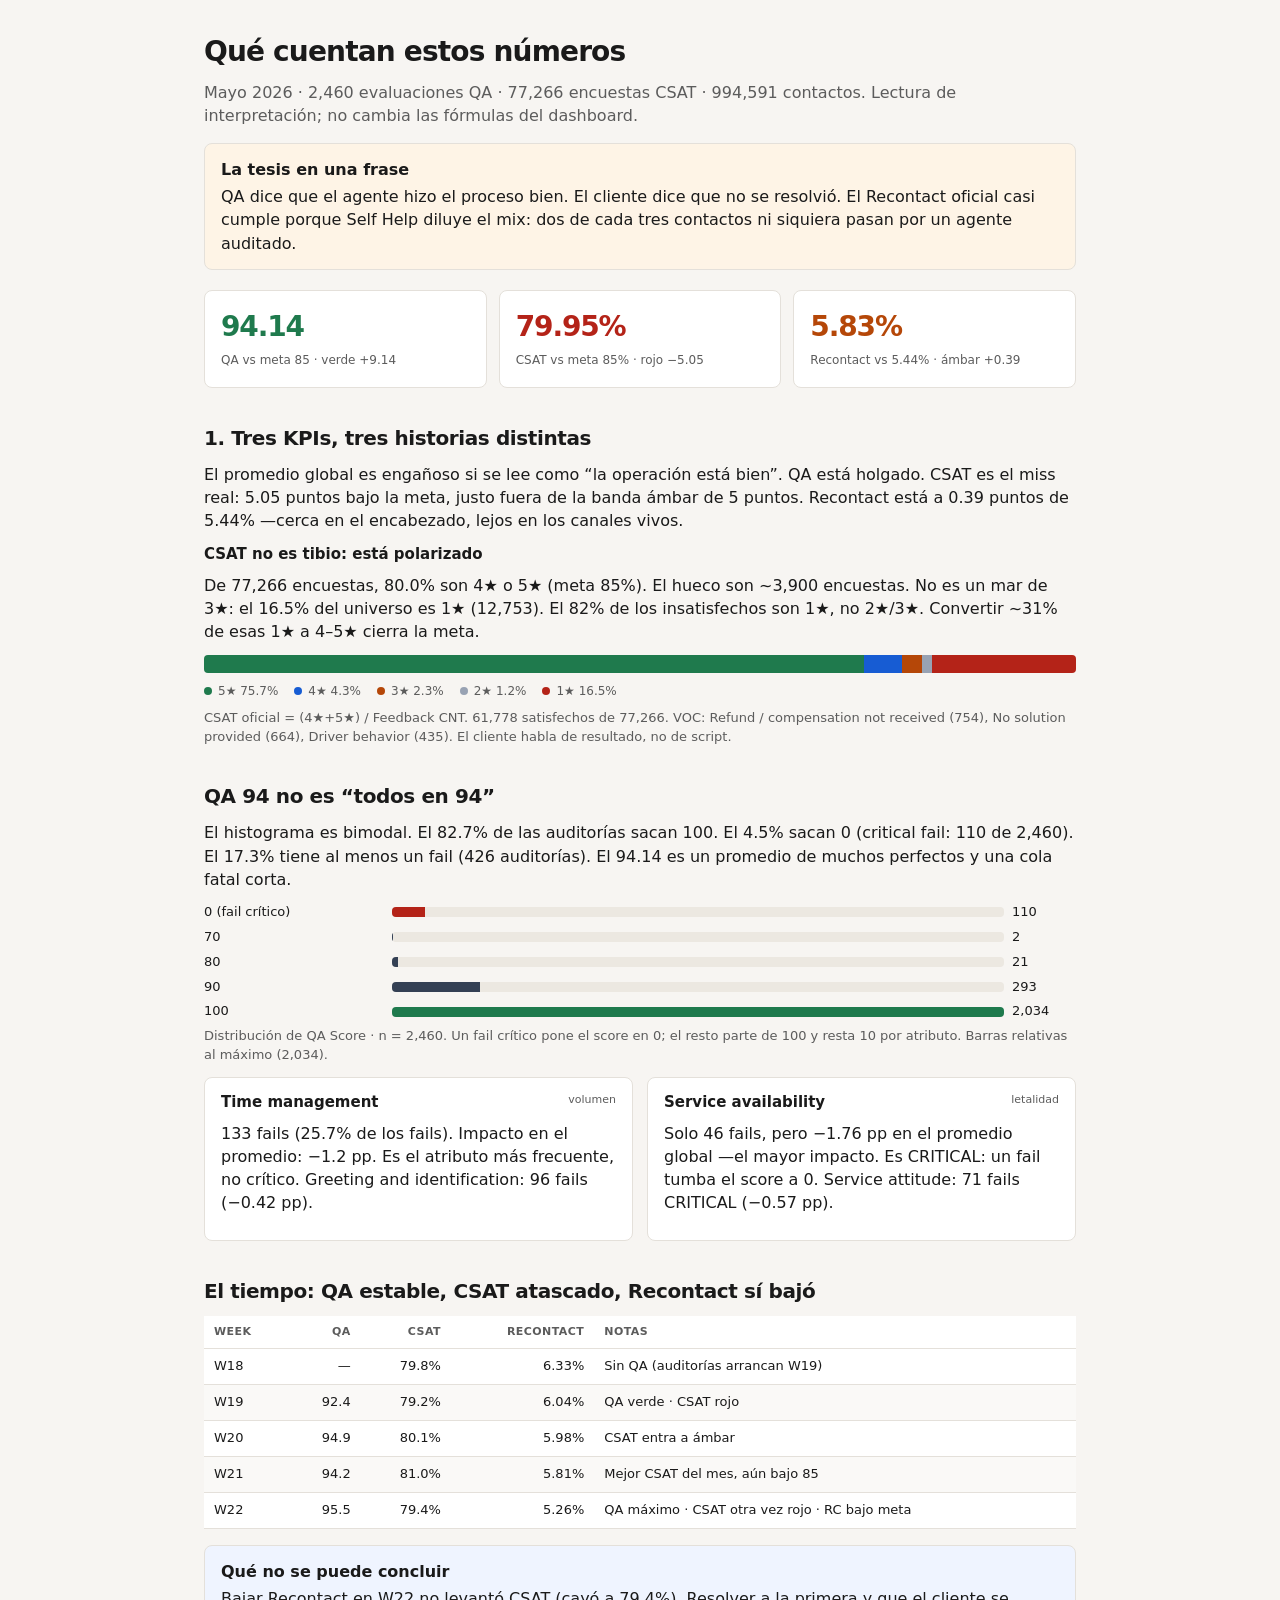
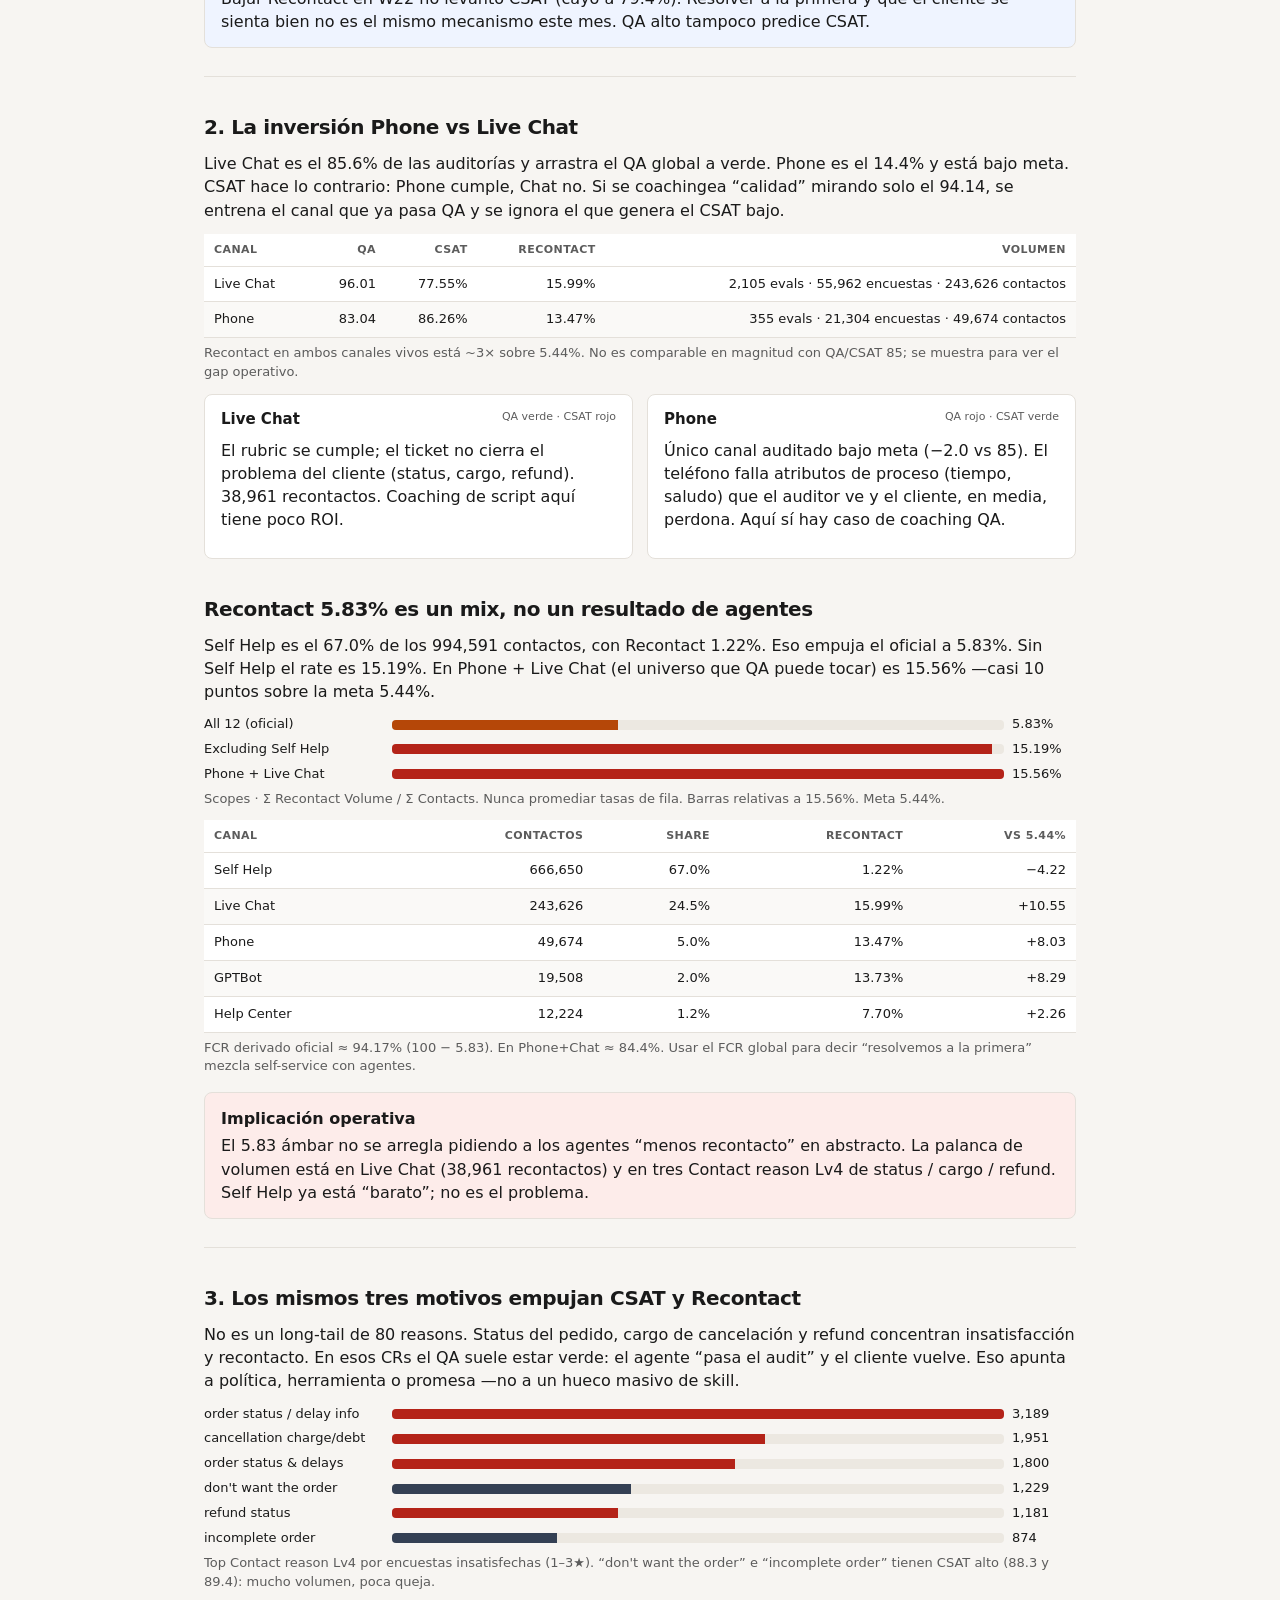
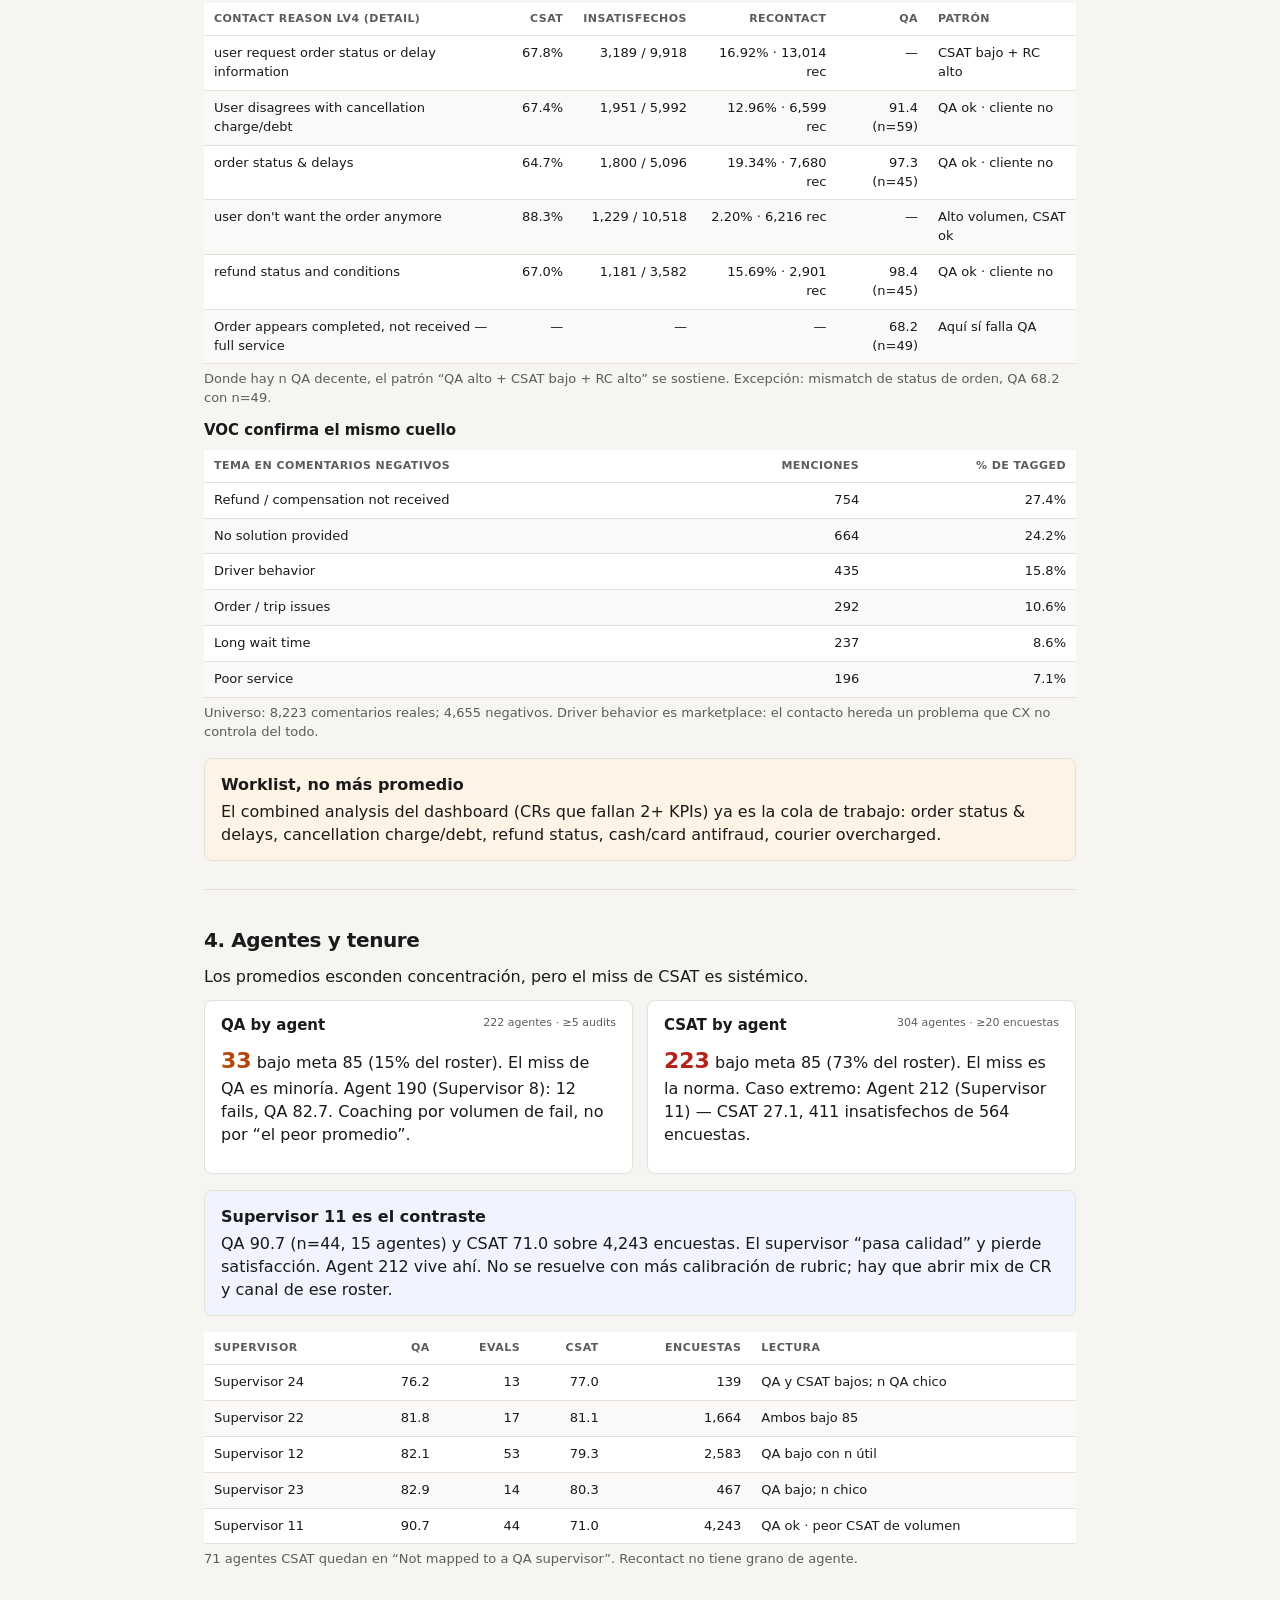
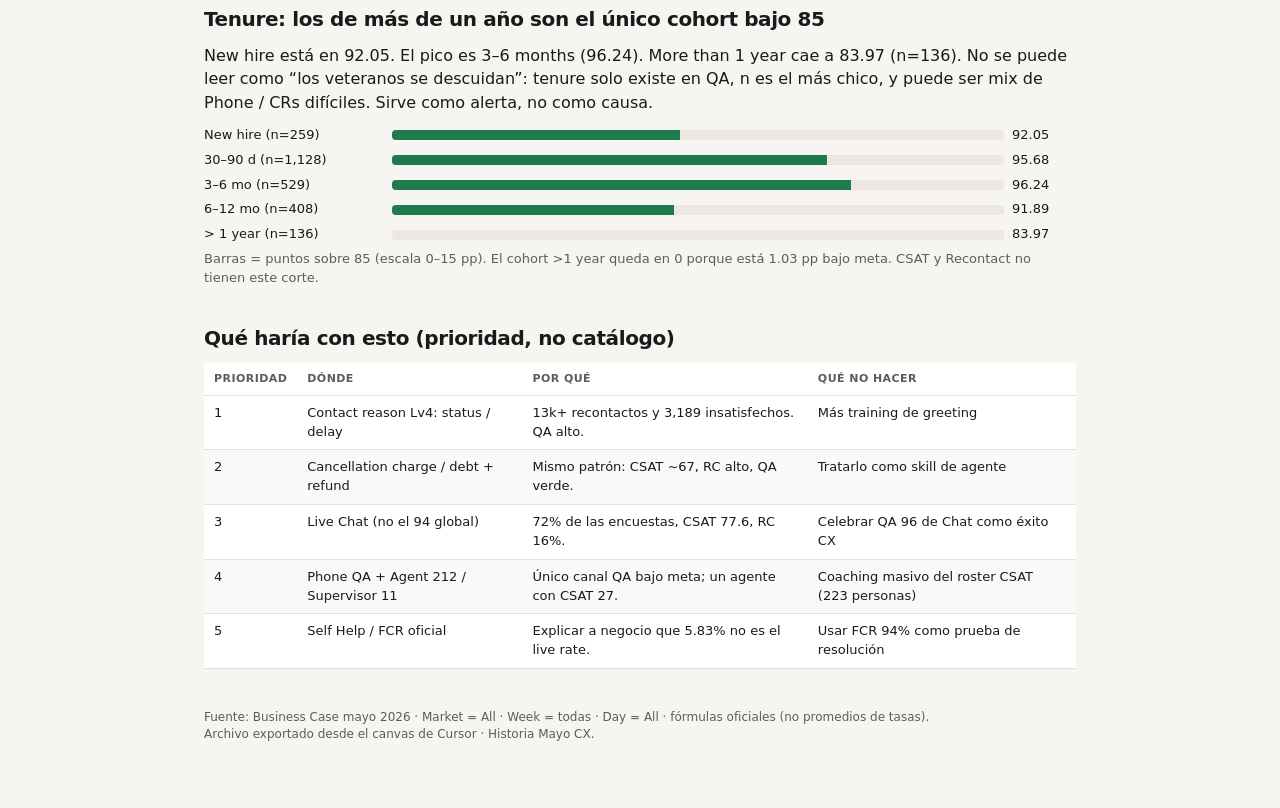
<file: Historia_Mayo_CX.html>
<!DOCTYPE html>
<html lang="es">
<head>
  <meta charset="utf-8" />
  <meta name="viewport" content="width=device-width, initial-scale=1" />
  <title>Qué cuentan estos números — DiDi CX · mayo 2026</title>
  <style>
    :root {
      --bg: #f7f5f2;
      --card: #fff;
      --ink: #1a1a1a;
      --muted: #5c5c5c;
      --line: #e4e0da;
      --ok: #1f7a4d;
      --ok-bg: #e8f6ee;
      --bad: #b42318;
      --bad-bg: #fdecea;
      --warn: #b54708;
      --warn-bg: #fef4e6;
      --info: #175cd3;
      --info-bg: #eff4ff;
      --bar: #344054;
    }
    * { box-sizing: border-box; }
    body {
      margin: 0;
      font-family: "Segoe UI", system-ui, sans-serif;
      background: var(--bg);
      color: var(--ink);
      line-height: 1.45;
    }
    .wrap { max-width: 920px; margin: 0 auto; padding: 32px 24px 64px; }
    h1 { font-size: 28px; margin: 0 0 8px; letter-spacing: -0.03em; }
    h2 { font-size: 20px; margin: 36px 0 10px; letter-spacing: -0.02em; }
    h3 { font-size: 15px; margin: 0 0 8px; }
    p { margin: 0 0 12px; }
    .lede, .note, .cap { color: var(--muted); }
    .note, .cap { font-size: 13px; }
    .cap { margin-top: 6px; }
    .kpis { display: grid; grid-template-columns: repeat(3, 1fr); gap: 12px; margin: 20px 0; }
    .kpi { background: var(--card); border: 1px solid var(--line); border-radius: 8px; padding: 16px; }
    .kpi b { display: block; font-size: 28px; letter-spacing: -0.04em; }
    .kpi span { font-size: 12px; color: var(--muted); }
    .ok b { color: var(--ok); }
    .bad b { color: var(--bad); }
    .warn b { color: var(--warn); }
    .callout {
      border-radius: 8px;
      padding: 14px 16px;
      margin: 16px 0;
      border: 1px solid var(--line);
    }
    .callout strong { display: block; margin-bottom: 4px; }
    .c-warn { background: var(--warn-bg); }
    .c-info { background: var(--info-bg); }
    .c-bad { background: var(--bad-bg); }
    .grid2 { display: grid; grid-template-columns: 1fr 1fr; gap: 14px; }
    .card { background: var(--card); border: 1px solid var(--line); border-radius: 8px; padding: 14px 16px; }
    .card .meta { float: right; font-size: 11px; color: var(--muted); }
    table { width: 100%; border-collapse: collapse; font-size: 13px; background: var(--card); }
    th, td { text-align: left; padding: 8px 10px; border-bottom: 1px solid var(--line); vertical-align: top; }
    th { font-size: 11px; text-transform: uppercase; letter-spacing: .04em; color: var(--muted); font-weight: 600; }
    td.r, th.r { text-align: right; }
    tr:nth-child(even) td { background: #faf9f7; }
    .bar-row { display: grid; grid-template-columns: 180px 1fr 64px; gap: 8px; align-items: center; margin: 6px 0; font-size: 13px; }
    .bar-track { height: 10px; background: #ece8e1; border-radius: 4px; overflow: hidden; }
    .bar-fill { height: 100%; background: var(--bar); }
    .bar-fill.bad { background: var(--bad); }
    .bar-fill.warn { background: var(--warn); }
    .bar-fill.ok { background: var(--ok); }
    .legend { display: flex; gap: 16px; font-size: 12px; color: var(--muted); margin: 8px 0; }
    .dot { display: inline-block; width: 8px; height: 8px; border-radius: 50%; margin-right: 6px; }
    hr { border: 0; border-top: 1px solid var(--line); margin: 28px 0; }
    .stars { display: flex; height: 18px; border-radius: 4px; overflow: hidden; margin: 10px 0; }
    .stars span { height: 100%; }
    footer { margin-top: 40px; font-size: 12px; color: var(--muted); }
    @media print {
      body { background: #fff; }
      .wrap { padding: 0; max-width: none; }
      .card, .kpi, .callout { break-inside: avoid; }
      h2 { break-after: avoid; }
    }
    @media (max-width: 720px) {
      .kpis, .grid2 { grid-template-columns: 1fr; }
      .bar-row { grid-template-columns: 1fr; }
    }
  </style>
</head>
<body>
  <div class="wrap">
    <h1>Qué cuentan estos números</h1>
    <p class="lede">Mayo 2026 · 2,460 evaluaciones QA · 77,266 encuestas CSAT · 994,591 contactos. Lectura de interpretación; no cambia las fórmulas del dashboard.</p>

    <div class="callout c-warn">
      <strong>La tesis en una frase</strong>
      QA dice que el agente hizo el proceso bien. El cliente dice que no se resolvió. El Recontact oficial casi cumple porque Self Help diluye el mix: dos de cada tres contactos ni siquiera pasan por un agente auditado.
    </div>

    <div class="kpis">
      <div class="kpi ok"><b>94.14</b><span>QA vs meta 85 · verde +9.14</span></div>
      <div class="kpi bad"><b>79.95%</b><span>CSAT vs meta 85% · rojo −5.05</span></div>
      <div class="kpi warn"><b>5.83%</b><span>Recontact vs 5.44% · ámbar +0.39</span></div>
    </div>

    <h2>1. Tres KPIs, tres historias distintas</h2>
    <p>El promedio global es engañoso si se lee como “la operación está bien”. QA está holgado. CSAT es el miss real: 5.05 puntos bajo la meta, justo fuera de la banda ámbar de 5 puntos. Recontact está a 0.39 puntos de 5.44% —cerca en el encabezado, lejos en los canales vivos.</p>

    <h3>CSAT no es tibio: está polarizado</h3>
    <p>De 77,266 encuestas, 80.0% son 4★ o 5★ (meta 85%). El hueco son ~3,900 encuestas. No es un mar de 3★: el 16.5% del universo es 1★ (12,753). El 82% de los insatisfechos son 1★, no 2★/3★. Convertir ~31% de esas 1★ a 4–5★ cierra la meta.</p>
    <div class="stars" title="Mix de estrellas">
      <span style="width:75.7%;background:#1f7a4d"></span>
      <span style="width:4.3%;background:#175cd3"></span>
      <span style="width:2.3%;background:#b54708"></span>
      <span style="width:1.2%;background:#98a2b3"></span>
      <span style="width:16.5%;background:#b42318"></span>
    </div>
    <div class="legend">
      <span><i class="dot" style="background:#1f7a4d"></i>5★ 75.7%</span>
      <span><i class="dot" style="background:#175cd3"></i>4★ 4.3%</span>
      <span><i class="dot" style="background:#b54708"></i>3★ 2.3%</span>
      <span><i class="dot" style="background:#98a2b3"></i>2★ 1.2%</span>
      <span><i class="dot" style="background:#b42318"></i>1★ 16.5%</span>
    </div>
    <p class="cap">CSAT oficial = (4★+5★) / Feedback CNT. 61,778 satisfechos de 77,266. VOC: Refund / compensation not received (754), No solution provided (664), Driver behavior (435). El cliente habla de resultado, no de script.</p>

    <h2>QA 94 no es “todos en 94”</h2>
    <p>El histograma es bimodal. El 82.7% de las auditorías sacan 100. El 4.5% sacan 0 (critical fail: 110 de 2,460). El 17.3% tiene al menos un fail (426 auditorías). El 94.14 es un promedio de muchos perfectos y una cola fatal corta.</p>
    <div class="bar-row"><span>0 (fail crítico)</span><div class="bar-track"><div class="bar-fill bad" style="width:5.4%"></div></div><span>110</span></div>
    <div class="bar-row"><span>70</span><div class="bar-track"><div class="bar-fill" style="width:0.1%"></div></div><span>2</span></div>
    <div class="bar-row"><span>80</span><div class="bar-track"><div class="bar-fill" style="width:1.0%"></div></div><span>21</span></div>
    <div class="bar-row"><span>90</span><div class="bar-track"><div class="bar-fill" style="width:14.4%"></div></div><span>293</span></div>
    <div class="bar-row"><span>100</span><div class="bar-track"><div class="bar-fill ok" style="width:100%"></div></div><span>2,034</span></div>
    <p class="cap">Distribución de QA Score · n = 2,460. Un fail crítico pone el score en 0; el resto parte de 100 y resta 10 por atributo. Barras relativas al máximo (2,034).</p>

    <div class="grid2">
      <div class="card">
        <span class="meta">volumen</span>
        <h3>Time management</h3>
        <p>133 fails (25.7% de los fails). Impacto en el promedio: −1.2 pp. Es el atributo más frecuente, no crítico. Greeting and identification: 96 fails (−0.42 pp).</p>
      </div>
      <div class="card">
        <span class="meta">letalidad</span>
        <h3>Service availability</h3>
        <p>Solo 46 fails, pero −1.76 pp en el promedio global —el mayor impacto. Es CRITICAL: un fail tumba el score a 0. Service attitude: 71 fails CRITICAL (−0.57 pp).</p>
      </div>
    </div>

    <h2>El tiempo: QA estable, CSAT atascado, Recontact sí bajó</h2>
    <table>
      <thead>
        <tr><th>Week</th><th class="r">QA</th><th class="r">CSAT</th><th class="r">Recontact</th><th>Notas</th></tr>
      </thead>
      <tbody>
        <tr><td>W18</td><td class="r">—</td><td class="r">79.8%</td><td class="r">6.33%</td><td>Sin QA (auditorías arrancan W19)</td></tr>
        <tr><td>W19</td><td class="r">92.4</td><td class="r">79.2%</td><td class="r">6.04%</td><td>QA verde · CSAT rojo</td></tr>
        <tr><td>W20</td><td class="r">94.9</td><td class="r">80.1%</td><td class="r">5.98%</td><td>CSAT entra a ámbar</td></tr>
        <tr><td>W21</td><td class="r">94.2</td><td class="r">81.0%</td><td class="r">5.81%</td><td>Mejor CSAT del mes, aún bajo 85</td></tr>
        <tr><td>W22</td><td class="r">95.5</td><td class="r">79.4%</td><td class="r">5.26%</td><td>QA máximo · CSAT otra vez rojo · RC bajo meta</td></tr>
      </tbody>
    </table>
    <div class="callout c-info">
      <strong>Qué no se puede concluir</strong>
      Bajar Recontact en W22 no levantó CSAT (cayó a 79.4%). Resolver a la primera y que el cliente se sienta bien no es el mismo mecanismo este mes. QA alto tampoco predice CSAT.
    </div>

    <hr />

    <h2>2. La inversión Phone vs Live Chat</h2>
    <p>Live Chat es el 85.6% de las auditorías y arrastra el QA global a verde. Phone es el 14.4% y está bajo meta. CSAT hace lo contrario: Phone cumple, Chat no. Si se coachingea “calidad” mirando solo el 94.14, se entrena el canal que ya pasa QA y se ignora el que genera el CSAT bajo.</p>
    <table>
      <thead>
        <tr><th>Canal</th><th class="r">QA</th><th class="r">CSAT</th><th class="r">Recontact</th><th class="r">Volumen</th></tr>
      </thead>
      <tbody>
        <tr><td>Live Chat</td><td class="r">96.01</td><td class="r">77.55%</td><td class="r">15.99%</td><td class="r">2,105 evals · 55,962 encuestas · 243,626 contactos</td></tr>
        <tr><td>Phone</td><td class="r">83.04</td><td class="r">86.26%</td><td class="r">13.47%</td><td class="r">355 evals · 21,304 encuestas · 49,674 contactos</td></tr>
      </tbody>
    </table>
    <p class="cap">Recontact en ambos canales vivos está ~3× sobre 5.44%. No es comparable en magnitud con QA/CSAT 85; se muestra para ver el gap operativo.</p>
    <div class="grid2">
      <div class="card">
        <span class="meta">QA verde · CSAT rojo</span>
        <h3>Live Chat</h3>
        <p>El rubric se cumple; el ticket no cierra el problema del cliente (status, cargo, refund). 38,961 recontactos. Coaching de script aquí tiene poco ROI.</p>
      </div>
      <div class="card">
        <span class="meta">QA rojo · CSAT verde</span>
        <h3>Phone</h3>
        <p>Único canal auditado bajo meta (−2.0 vs 85). El teléfono falla atributos de proceso (tiempo, saludo) que el auditor ve y el cliente, en media, perdona. Aquí sí hay caso de coaching QA.</p>
      </div>
    </div>

    <h2>Recontact 5.83% es un mix, no un resultado de agentes</h2>
    <p>Self Help es el 67.0% de los 994,591 contactos, con Recontact 1.22%. Eso empuja el oficial a 5.83%. Sin Self Help el rate es 15.19%. En Phone + Live Chat (el universo que QA puede tocar) es 15.56% —casi 10 puntos sobre la meta 5.44%.</p>
    <div class="bar-row"><span>All 12 (oficial)</span><div class="bar-track"><div class="bar-fill warn" style="width:37%"></div></div><span>5.83%</span></div>
    <div class="bar-row"><span>Excluding Self Help</span><div class="bar-track"><div class="bar-fill bad" style="width:98%"></div></div><span>15.19%</span></div>
    <div class="bar-row"><span>Phone + Live Chat</span><div class="bar-track"><div class="bar-fill bad" style="width:100%"></div></div><span>15.56%</span></div>
    <p class="cap">Scopes · Σ Recontact Volume / Σ Contacts. Nunca promediar tasas de fila. Barras relativas a 15.56%. Meta 5.44%.</p>
    <table>
      <thead>
        <tr><th>Canal</th><th class="r">Contactos</th><th class="r">Share</th><th class="r">Recontact</th><th class="r">vs 5.44%</th></tr>
      </thead>
      <tbody>
        <tr><td>Self Help</td><td class="r">666,650</td><td class="r">67.0%</td><td class="r">1.22%</td><td class="r">−4.22</td></tr>
        <tr><td>Live Chat</td><td class="r">243,626</td><td class="r">24.5%</td><td class="r">15.99%</td><td class="r">+10.55</td></tr>
        <tr><td>Phone</td><td class="r">49,674</td><td class="r">5.0%</td><td class="r">13.47%</td><td class="r">+8.03</td></tr>
        <tr><td>GPTBot</td><td class="r">19,508</td><td class="r">2.0%</td><td class="r">13.73%</td><td class="r">+8.29</td></tr>
        <tr><td>Help Center</td><td class="r">12,224</td><td class="r">1.2%</td><td class="r">7.70%</td><td class="r">+2.26</td></tr>
      </tbody>
    </table>
    <p class="cap">FCR derivado oficial ≈ 94.17% (100 − 5.83). En Phone+Chat ≈ 84.4%. Usar el FCR global para decir “resolvemos a la primera” mezcla self-service con agentes.</p>
    <div class="callout c-bad">
      <strong>Implicación operativa</strong>
      El 5.83 ámbar no se arregla pidiendo a los agentes “menos recontacto” en abstracto. La palanca de volumen está en Live Chat (38,961 recontactos) y en tres Contact reason Lv4 de status / cargo / refund. Self Help ya está “barato”; no es el problema.
    </div>

    <hr />

    <h2>3. Los mismos tres motivos empujan CSAT y Recontact</h2>
    <p>No es un long-tail de 80 reasons. Status del pedido, cargo de cancelación y refund concentran insatisfacción y recontacto. En esos CRs el QA suele estar verde: el agente “pasa el audit” y el cliente vuelve. Eso apunta a política, herramienta o promesa —no a un hueco masivo de skill.</p>
    <div class="bar-row"><span>order status / delay info</span><div class="bar-track"><div class="bar-fill bad" style="width:100%"></div></div><span>3,189</span></div>
    <div class="bar-row"><span>cancellation charge/debt</span><div class="bar-track"><div class="bar-fill bad" style="width:61%"></div></div><span>1,951</span></div>
    <div class="bar-row"><span>order status &amp; delays</span><div class="bar-track"><div class="bar-fill bad" style="width:56%"></div></div><span>1,800</span></div>
    <div class="bar-row"><span>don't want the order</span><div class="bar-track"><div class="bar-fill" style="width:39%"></div></div><span>1,229</span></div>
    <div class="bar-row"><span>refund status</span><div class="bar-track"><div class="bar-fill bad" style="width:37%"></div></div><span>1,181</span></div>
    <div class="bar-row"><span>incomplete order</span><div class="bar-track"><div class="bar-fill" style="width:27%"></div></div><span>874</span></div>
    <p class="cap">Top Contact reason Lv4 por encuestas insatisfechas (1–3★). “don't want the order” e “incomplete order” tienen CSAT alto (88.3 y 89.4): mucho volumen, poca queja.</p>

    <table>
      <thead>
        <tr>
          <th>Contact reason Lv4 (detail)</th>
          <th class="r">CSAT</th>
          <th class="r">Insatisfechos</th>
          <th class="r">Recontact</th>
          <th class="r">QA</th>
          <th>Patrón</th>
        </tr>
      </thead>
      <tbody>
        <tr>
          <td>user request order status or delay information</td>
          <td class="r">67.8%</td><td class="r">3,189 / 9,918</td>
          <td class="r">16.92% · 13,014 rec</td><td class="r">—</td><td>CSAT bajo + RC alto</td>
        </tr>
        <tr>
          <td>User disagrees with cancellation charge/debt</td>
          <td class="r">67.4%</td><td class="r">1,951 / 5,992</td>
          <td class="r">12.96% · 6,599 rec</td><td class="r">91.4 (n=59)</td><td>QA ok · cliente no</td>
        </tr>
        <tr>
          <td>order status &amp; delays</td>
          <td class="r">64.7%</td><td class="r">1,800 / 5,096</td>
          <td class="r">19.34% · 7,680 rec</td><td class="r">97.3 (n=45)</td><td>QA ok · cliente no</td>
        </tr>
        <tr>
          <td>user don't want the order anymore</td>
          <td class="r">88.3%</td><td class="r">1,229 / 10,518</td>
          <td class="r">2.20% · 6,216 rec</td><td class="r">—</td><td>Alto volumen, CSAT ok</td>
        </tr>
        <tr>
          <td>refund status and conditions</td>
          <td class="r">67.0%</td><td class="r">1,181 / 3,582</td>
          <td class="r">15.69% · 2,901 rec</td><td class="r">98.4 (n=45)</td><td>QA ok · cliente no</td>
        </tr>
        <tr>
          <td>Order appears completed, not received — full service</td>
          <td class="r">—</td><td class="r">—</td>
          <td class="r">—</td><td class="r">68.2 (n=49)</td><td>Aquí sí falla QA</td>
        </tr>
      </tbody>
    </table>
    <p class="cap">Donde hay n QA decente, el patrón “QA alto + CSAT bajo + RC alto” se sostiene. Excepción: mismatch de status de orden, QA 68.2 con n=49.</p>

    <h3>VOC confirma el mismo cuello</h3>
    <table>
      <thead><tr><th>Tema en comentarios negativos</th><th class="r">Menciones</th><th class="r">% de tagged</th></tr></thead>
      <tbody>
        <tr><td>Refund / compensation not received</td><td class="r">754</td><td class="r">27.4%</td></tr>
        <tr><td>No solution provided</td><td class="r">664</td><td class="r">24.2%</td></tr>
        <tr><td>Driver behavior</td><td class="r">435</td><td class="r">15.8%</td></tr>
        <tr><td>Order / trip issues</td><td class="r">292</td><td class="r">10.6%</td></tr>
        <tr><td>Long wait time</td><td class="r">237</td><td class="r">8.6%</td></tr>
        <tr><td>Poor service</td><td class="r">196</td><td class="r">7.1%</td></tr>
      </tbody>
    </table>
    <p class="cap">Universo: 8,223 comentarios reales; 4,655 negativos. Driver behavior es marketplace: el contacto hereda un problema que CX no controla del todo.</p>
    <div class="callout c-warn">
      <strong>Worklist, no más promedio</strong>
      El combined analysis del dashboard (CRs que fallan 2+ KPIs) ya es la cola de trabajo: order status &amp; delays, cancellation charge/debt, refund status, cash/card antifraud, courier overcharged.
    </div>

    <hr />

    <h2>4. Agentes y tenure</h2>
    <p>Los promedios esconden concentración, pero el miss de CSAT es sistémico.</p>
    <div class="grid2">
      <div class="card">
        <span class="meta">222 agentes · ≥5 audits</span>
        <h3>QA by agent</h3>
        <p><b style="color:var(--warn);font-size:22px">33</b> bajo meta 85 (15% del roster). El miss de QA es minoría. Agent 190 (Supervisor 8): 12 fails, QA 82.7. Coaching por volumen de fail, no por “el peor promedio”.</p>
      </div>
      <div class="card">
        <span class="meta">304 agentes · ≥20 encuestas</span>
        <h3>CSAT by agent</h3>
        <p><b style="color:var(--bad);font-size:22px">223</b> bajo meta 85 (73% del roster). El miss es la norma. Caso extremo: Agent 212 (Supervisor 11) — CSAT 27.1, 411 insatisfechos de 564 encuestas.</p>
      </div>
    </div>
    <div class="callout c-info">
      <strong>Supervisor 11 es el contraste</strong>
      QA 90.7 (n=44, 15 agentes) y CSAT 71.0 sobre 4,243 encuestas. El supervisor “pasa calidad” y pierde satisfacción. Agent 212 vive ahí. No se resuelve con más calibración de rubric; hay que abrir mix de CR y canal de ese roster.
    </div>
    <table>
      <thead>
        <tr><th>Supervisor</th><th class="r">QA</th><th class="r">Evals</th><th class="r">CSAT</th><th class="r">Encuestas</th><th>Lectura</th></tr>
      </thead>
      <tbody>
        <tr><td>Supervisor 24</td><td class="r">76.2</td><td class="r">13</td><td class="r">77.0</td><td class="r">139</td><td>QA y CSAT bajos; n QA chico</td></tr>
        <tr><td>Supervisor 22</td><td class="r">81.8</td><td class="r">17</td><td class="r">81.1</td><td class="r">1,664</td><td>Ambos bajo 85</td></tr>
        <tr><td>Supervisor 12</td><td class="r">82.1</td><td class="r">53</td><td class="r">79.3</td><td class="r">2,583</td><td>QA bajo con n útil</td></tr>
        <tr><td>Supervisor 23</td><td class="r">82.9</td><td class="r">14</td><td class="r">80.3</td><td class="r">467</td><td>QA bajo; n chico</td></tr>
        <tr><td>Supervisor 11</td><td class="r">90.7</td><td class="r">44</td><td class="r">71.0</td><td class="r">4,243</td><td>QA ok · peor CSAT de volumen</td></tr>
      </tbody>
    </table>
    <p class="cap">71 agentes CSAT quedan en “Not mapped to a QA supervisor”. Recontact no tiene grano de agente.</p>

    <h2>Tenure: los de más de un año son el único cohort bajo 85</h2>
    <p>New hire está en 92.05. El pico es 3–6 months (96.24). More than 1 year cae a 83.97 (n=136). No se puede leer como “los veteranos se descuidan”: tenure solo existe en QA, n es el más chico, y puede ser mix de Phone / CRs difíciles. Sirve como alerta, no como causa.</p>
    <div class="bar-row"><span>New hire (n=259)</span><div class="bar-track"><div class="bar-fill ok" style="width:47%"></div></div><span>92.05</span></div>
    <div class="bar-row"><span>30–90 d (n=1,128)</span><div class="bar-track"><div class="bar-fill ok" style="width:71%"></div></div><span>95.68</span></div>
    <div class="bar-row"><span>3–6 mo (n=529)</span><div class="bar-track"><div class="bar-fill ok" style="width:75%"></div></div><span>96.24</span></div>
    <div class="bar-row"><span>6–12 mo (n=408)</span><div class="bar-track"><div class="bar-fill ok" style="width:46%"></div></div><span>91.89</span></div>
    <div class="bar-row"><span>&gt; 1 year (n=136)</span><div class="bar-track"><div class="bar-fill warn" style="width:0%"></div></div><span>83.97</span></div>
    <p class="cap">Barras = puntos sobre 85 (escala 0–15 pp). El cohort &gt;1 year queda en 0 porque está 1.03 pp bajo meta. CSAT y Recontact no tienen este corte.</p>

    <h2>Qué haría con esto (prioridad, no catálogo)</h2>
    <table>
      <thead>
        <tr><th>Prioridad</th><th>Dónde</th><th>Por qué</th><th>Qué no hacer</th></tr>
      </thead>
      <tbody>
        <tr><td>1</td><td>Contact reason Lv4: status / delay</td><td>13k+ recontactos y 3,189 insatisfechos. QA alto.</td><td>Más training de greeting</td></tr>
        <tr><td>2</td><td>Cancellation charge / debt + refund</td><td>Mismo patrón: CSAT ~67, RC alto, QA verde.</td><td>Tratarlo como skill de agente</td></tr>
        <tr><td>3</td><td>Live Chat (no el 94 global)</td><td>72% de las encuestas, CSAT 77.6, RC 16%.</td><td>Celebrar QA 96 de Chat como éxito CX</td></tr>
        <tr><td>4</td><td>Phone QA + Agent 212 / Supervisor 11</td><td>Único canal QA bajo meta; un agente con CSAT 27.</td><td>Coaching masivo del roster CSAT (223 personas)</td></tr>
        <tr><td>5</td><td>Self Help / FCR oficial</td><td>Explicar a negocio que 5.83% no es el live rate.</td><td>Usar FCR 94% como prueba de resolución</td></tr>
      </tbody>
    </table>

    <footer>
      Fuente: Business Case mayo 2026 · Market = All · Week = todas · Day = All · fórmulas oficiales (no promedios de tasas).<br />
      Archivo exportado desde el canvas de Cursor · Historia Mayo CX.
    </footer>
  </div>
</body>
</html>
</file>
